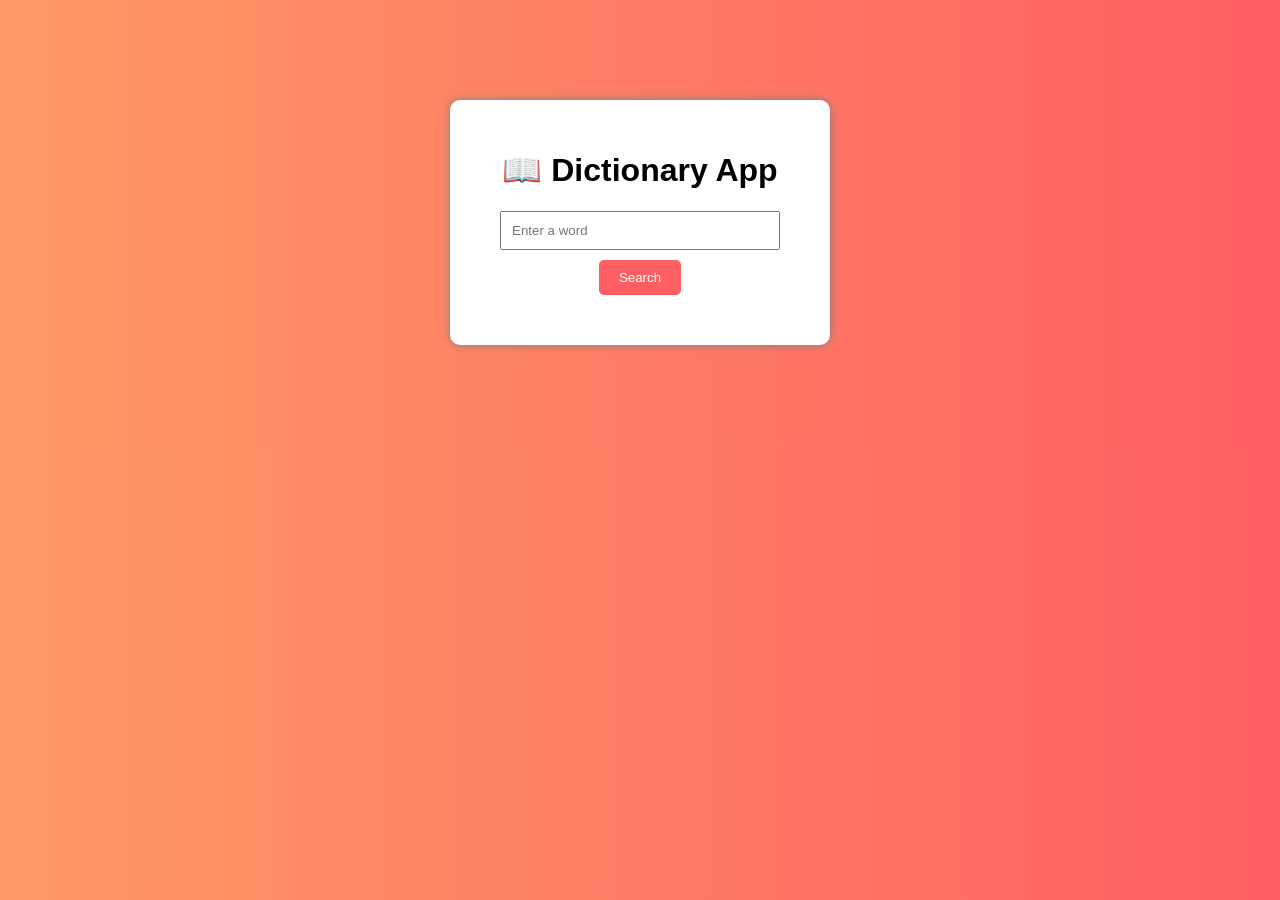
<file: Dictonary/index.html>
<!DOCTYPE html>
<html>
<head>
    <title>Dictionary App</title>
    <link rel="stylesheet" href="style.css">
</head>
<body>

<div class="container">
    <h1>📖 Dictionary App</h1>

    <input type="text" id="wordInput" placeholder="Enter a word">
    <button onclick="searchWord()">Search</button>

    <p id="result"></p>
</div>

<script>
async function searchWord() {
    let word = document.getElementById("wordInput").value;
    let result = document.getElementById("result");

    if (word === "") {
        result.innerHTML = "Please enter a word!";
        return;
    }

    try {
        let response = await fetch("https://api.dictionaryapi.dev/api/v2/entries/en/" + word);
        let data = await response.json();

        let meaning = data[0].meanings[0].definitions[0].definition;
        let example = data[0].meanings[0].definitions[0].example || "No example available";

        result.innerHTML = `
            <b>Meaning:</b> ${meaning} <br><br>
            <b>Example:</b> ${example}
        `;
    } catch (error) {
        result.innerHTML = "Word not found ❌";
    }
}
</script>

</body>
</html>
</file>
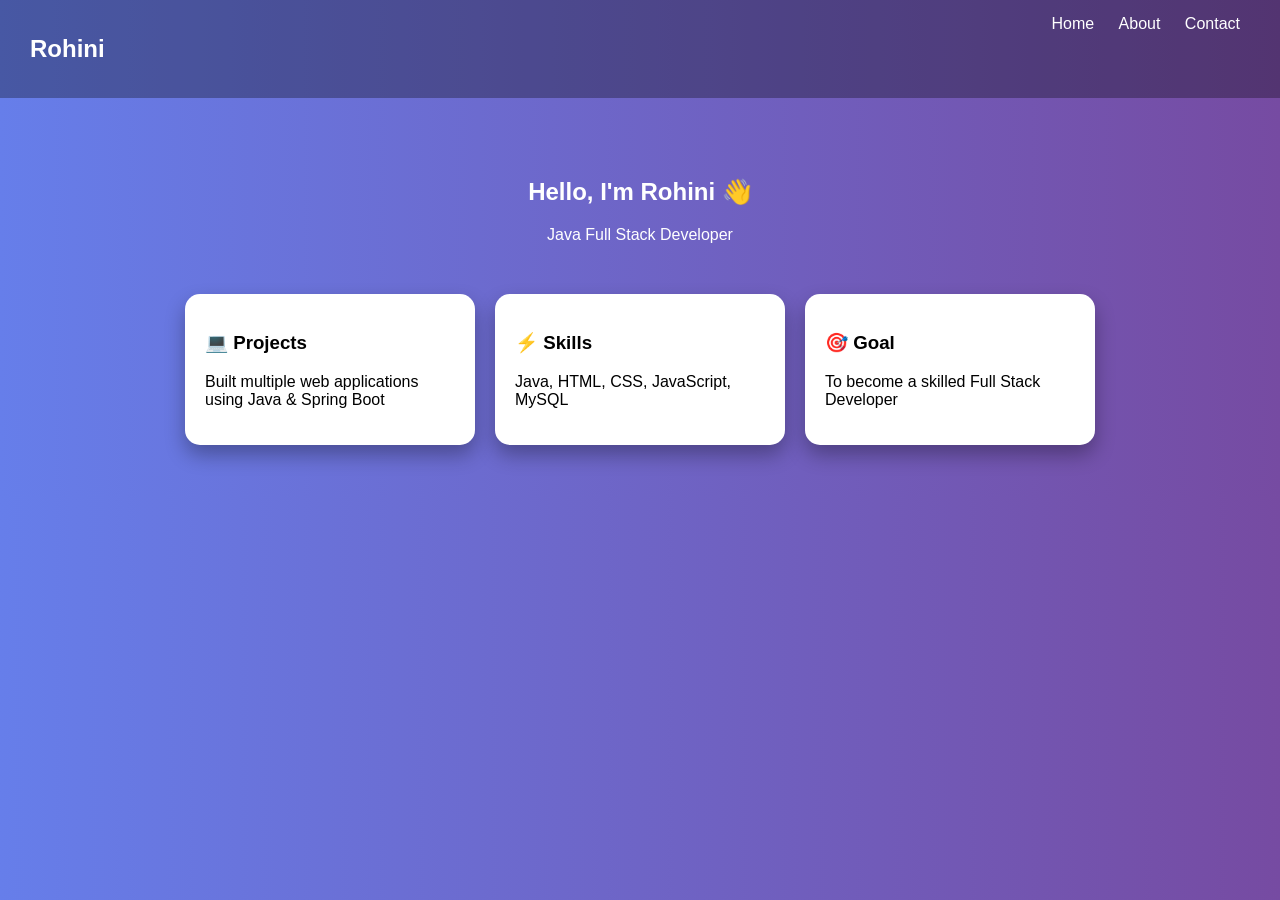
<file: portfolio/index.html>
<!DOCTYPE html>
<html>
<head>
    <title>Rohini Portfolio</title>
    <link rel="stylesheet" href="style.css">
</head>
<body>

<nav>
    <h2>Rohini </h2>
    <div>
        <a href="index.html">Home</a>
        <a href="about.html">About</a>
        <a href="contact.html">Contact</a>
    </div>
</nav>

<section class="hero">
    <h1>Hello, I'm Rohini   👋</h1>
    <p>Java Full Stack Developer</p>
</section>

<section class="cards">
    <div class="card">
        <h3>💻 Projects</h3>
        <p>Built multiple web applications using Java & Spring Boot</p>
    </div>

    <div class="card">
        <h3>⚡ Skills</h3>
        <p>Java, HTML, CSS, JavaScript, MySQL</p>
    </div>

    <div class="card">
        <h3>🎯 Goal</h3>
        <p>To become a skilled Full Stack Developer</p>
    </div>
</section>

</body>
</html>
</file>
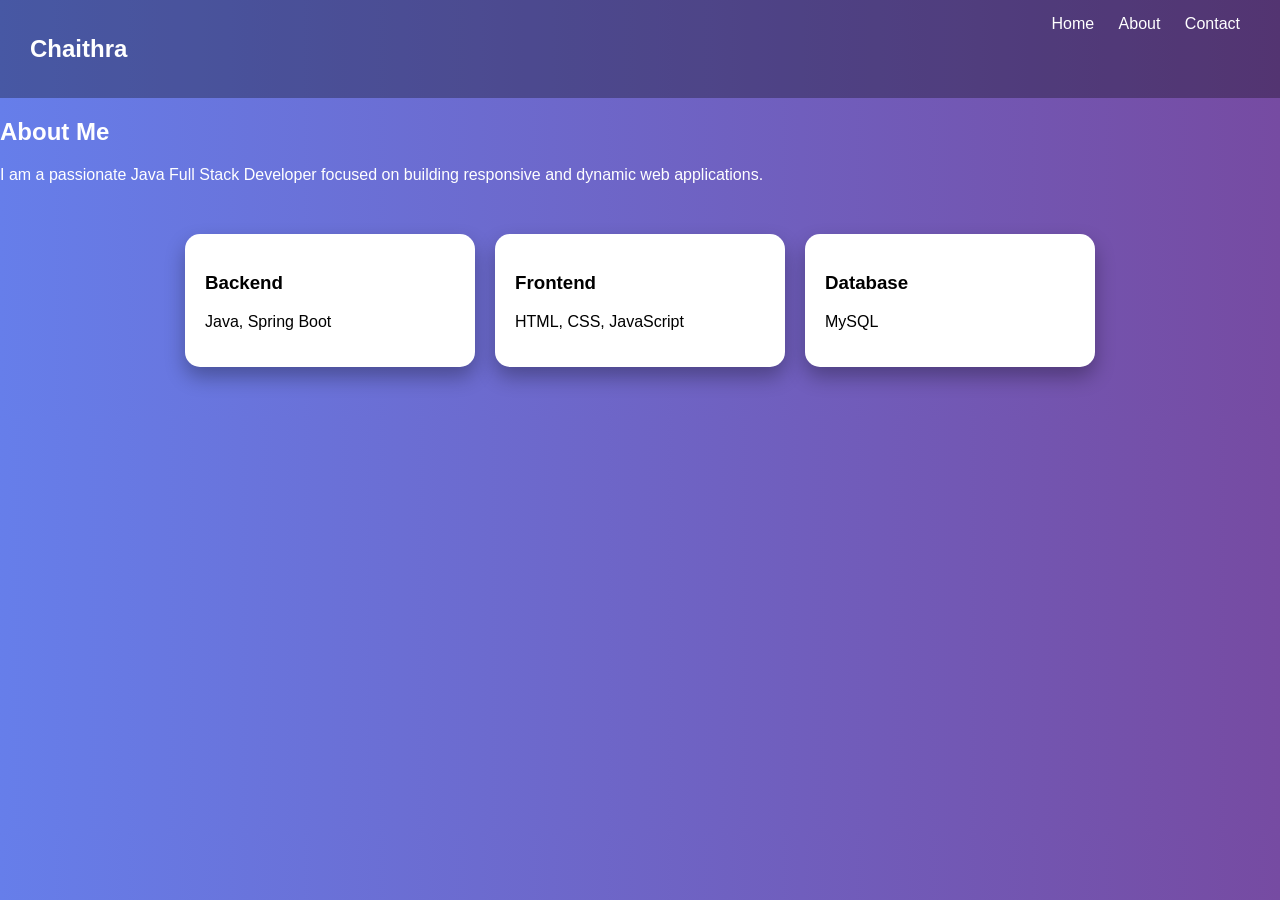
<file: portfolio/about.html>
<!DOCTYPE html>
<html>
<head>
    <title>About Me</title>
    <link rel="stylesheet" href="style.css">
</head>
<body>

<nav>
    <h2>Chaithra</h2>
    <div>
        <a href="index.html">Home</a>
        <a href="about.html">About</a>
        <a href="contact.html">Contact</a>
    </div>
</nav>

<section class="about">
    <h1>About Me</h1>
    <p>I am a passionate Java Full Stack Developer focused on building responsive and dynamic web applications.</p>

    <div class="cards">
        <div class="card">
            <h3>Backend</h3>
            <p>Java, Spring Boot</p>
        </div>

        <div class="card">
            <h3>Frontend</h3>
            <p>HTML, CSS, JavaScript</p>
        </div>

        <div class="card">
            <h3>Database</h3>
            <p>MySQL</p>
        </div>
    </div>
</section>

</body>
</html>
</file>
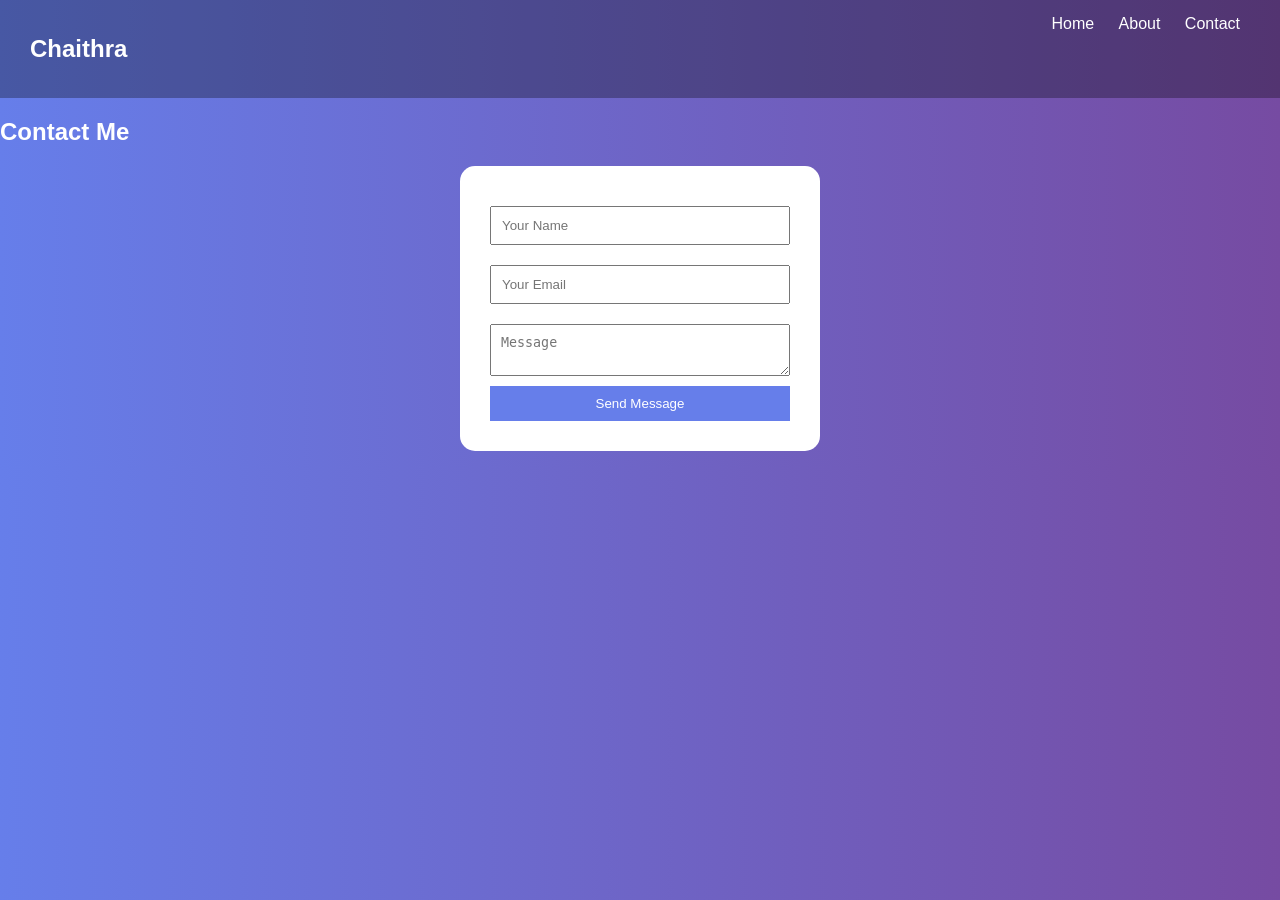
<file: portfolio/contact.html>
<!DOCTYPE html>
<html>
<head>
    <title>Contact</title>
    <link rel="stylesheet" href="style.css">
</head>
<body>

<nav>
    <h2>Chaithra</h2>
    <div>
        <a href="index.html">Home</a>
        <a href="about.html">About</a>
        <a href="contact.html">Contact</a>
    </div>
</nav>

<section class="contact">
    <h1>Contact Me</h1>

    <form onsubmit="return validateForm()" class="form-card">
        <input type="text" id="name" placeholder="Your Name">
        <input type="email" id="email" placeholder="Your Email">
        <textarea id="message" placeholder="Message"></textarea>
        <button type="submit">Send Message</button>
    </form>

    <p id="msg"></p>
</section>

<script src="script.js"></script>
</body>
</html>
</file>
<file: Dictonary/style.css>
body {
    font-family: Arial;
    background: linear-gradient(to right, #ff9966, #ff5e62);
    text-align: center;
    margin: 0;
}

.container {
    background: white;
    margin: 100px auto;
    padding: 30px;
    width: 320px;
    border-radius: 10px;
    box-shadow: 0px 0px 10px gray;
}

input {
    padding: 10px;
    width: 80%;
    margin-bottom: 10px;
}

button {
    padding: 10px 20px;
    border: none;
    background: #ff5e62;
    color: white;
    border-radius: 5px;
    cursor: pointer;
}

button:hover {
    background: #e04a4f;
}

#result {
    margin-top: 20px;
}
</file>
<file: portfolio/style.css>
body {
    margin: 0;
    font-family: Arial;
    background: linear-gradient(to right, #667eea, #764ba2);
    color: white;
}

/* Navbar */
nav {
    display: flex;
    justify-content: space-between;
    padding: 15px 30px;
    background: rgba(0,0,0,0.3);
}

nav a {
    color: white;
    margin: 0 10px;
    text-decoration: none;
}

/* Hero */
.hero {
    text-align: center;
    margin-top: 80px;
    animation: fadeIn 2s;
}

/* Cards */
.cards {
    display: flex;
    justify-content: center;
    gap: 20px;
    margin: 50px;
    flex-wrap: wrap;
}

.card {
    background: white;
    color: black;
    padding: 20px;
    width: 250px;
    border-radius: 15px;
    box-shadow: 0px 10px 20px rgba(0,0,0,0.3);
    transition: 0.3s;
}

/* Hover effect */
.card:hover {
    transform: translateY(-10px) scale(1.05);
}

/* Contact form */
.form-card {
    background: white;
    padding: 30px;
    width: 300px;
    margin: auto;
    border-radius: 15px;
    display: flex;
    flex-direction: column;
}

.form-card input, textarea {
    margin: 10px 0;
    padding: 10px;
}

button {
    padding: 10px;
    background: #667eea;
    color: white;
    border: none;
    cursor: pointer;
}

/* Animation */
@keyframes fadeIn {
    from { opacity: 0; }
    to { opacity: 1; }
}
</file>
